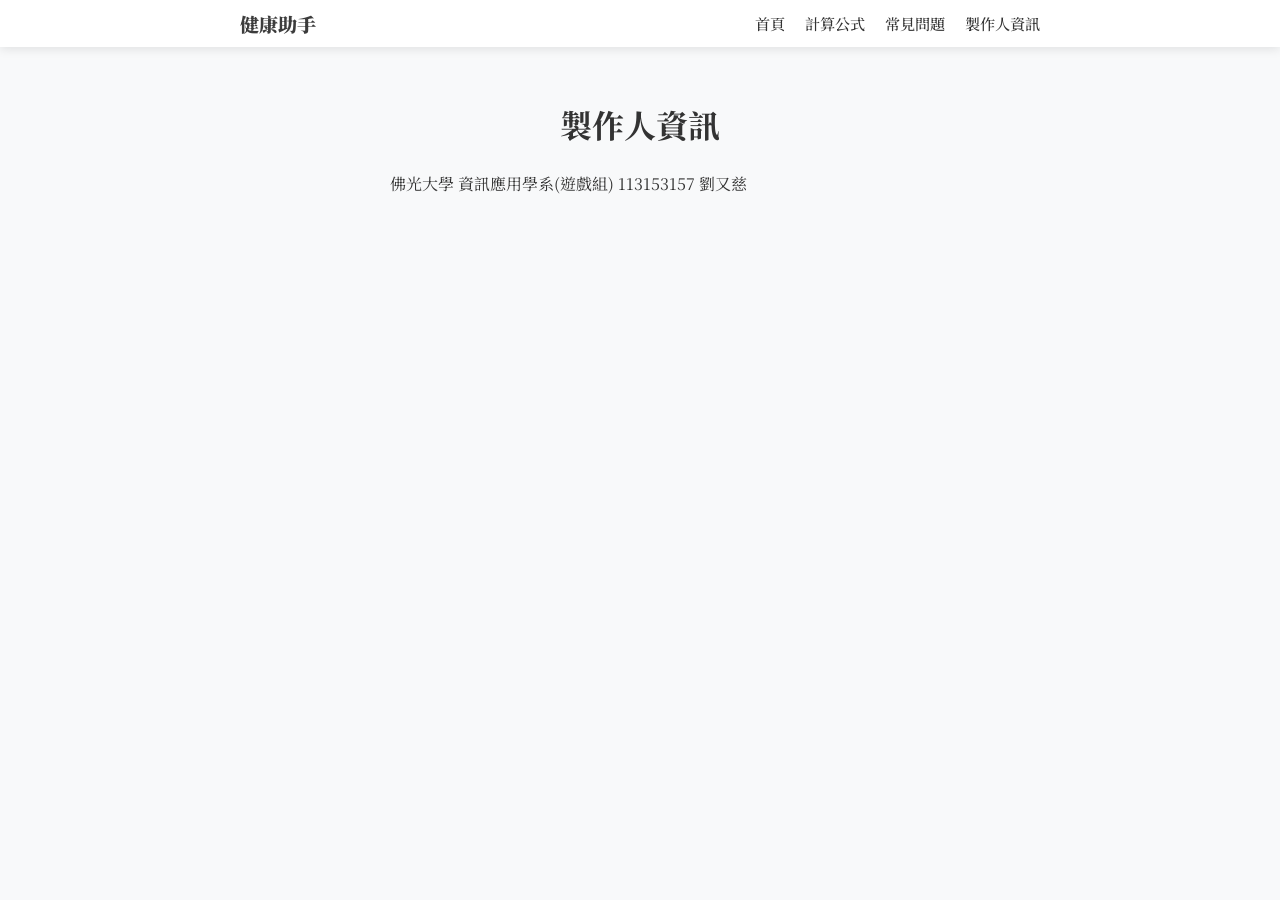
<file: about製作人資訊.html>
<!DOCTYPE html>
<html lang="zh-TW">
<head>
    <meta charset="UTF-8">
    <meta name="viewport" content="width=device-width, initial-scale=1.0">
    <title>製作人資訊 - 健康數據計算器</title>
    <link rel="stylesheet" href="健康數據計算器.css">
    <!-- Google Fonts (Noto Serif TC) -->
    <link rel="preconnect" href="https://fonts.googleapis.com">
    <link rel="preconnect" href="https://fonts.gstatic.com" crossorigin>
    <link href="https://fonts.googleapis.com/css2?family=Noto+Serif+TC:wght@400;700&display=swap" rel="stylesheet">
</head>
<canvas id="canvas-cursor"></canvas> <!--鼠標移動效果-->
<body>
    <!-- 頂部導覽列 -->
    <nav class="top-nav">
        <div class="nav-container">
            <div class="logo">健康助手</div>

            <div class="menu-toggle" id="mobile-menu">
                <span class="bar"></span>
                <span class="bar"></span>
                <span class="bar"></span>
            </div>
            
            <ul class="nav-links">
                <li><a href="index.html">首頁</a></li>
                <li><a href="formula計算公式.html" class="current">計算公式</a></li>
                <li><a href="faq常見問題.html">常見問題</a></li>
                <li><a href="about製作人資訊.html">製作人資訊</a></li>
            </ul>
        </div>
    </nav>
    <div class="container">
        <header class="page-header">
            <h1>製作人資訊</h1>
            <p>佛光大學 資訊應用學系(遊戲組) 113153157 劉又慈</p>
        </header>
    </div>
    <script src="健康數據計算器.js"></script>
</body>
</html>
</file>
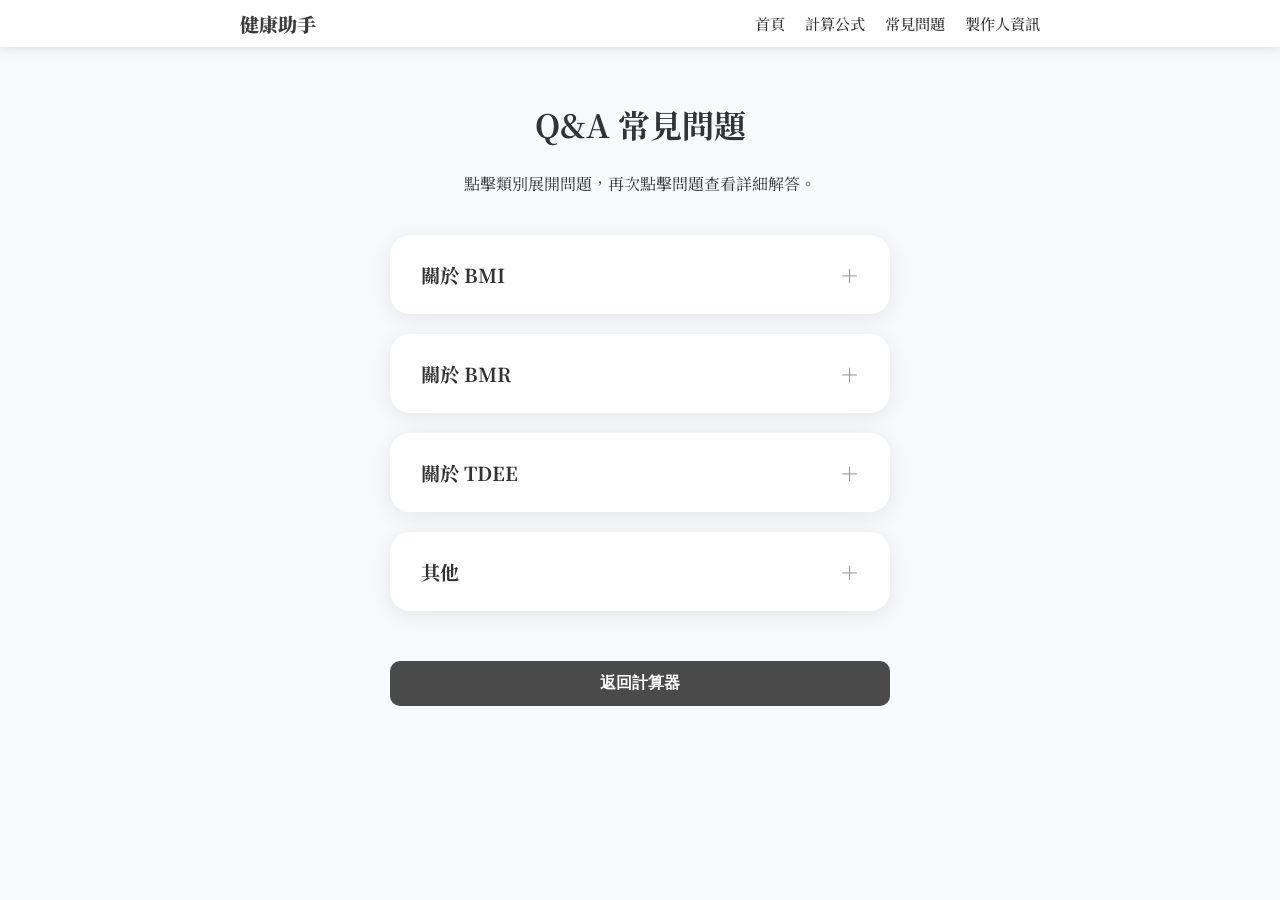
<file: faq常見問題.html>
<!DOCTYPE html>
<html lang="zh-TW">
<head>
    <meta charset="UTF-8">
    <meta name="viewport" content="width=device-width, initial-scale=1.0">
    <title>常見問題 - 健康數據計算器</title>
    <link rel="stylesheet" href="健康數據計算器.css">
    <link rel="preconnect" href="https://fonts.googleapis.com">
    <link rel="preconnect" href="https://fonts.gstatic.com" crossorigin>
    <link href="https://fonts.googleapis.com/css2?family=Noto+Serif+TC:wght@400;700&display=swap" rel="stylesheet">
</head>
<canvas id="canvas-cursor"></canvas> <!--鼠標移動效果-->
<body>
    <nav class="top-nav">
        <div class="nav-container">
            <div class="logo">健康助手</div>

            <div class="menu-toggle" id="mobile-menu">
                <span class="bar"></span>
                <span class="bar"></span>
                <span class="bar"></span>
            </div>

            <ul class="nav-links">
                <li><a href="index.html">首頁</a></li>
                <li><a href="formula計算公式.html">計算公式</a></li>
                <li><a href="faq常見問題.html" class="current">常見問題</a></li>
                <li><a href="about製作人資訊.html">製作人資訊</a></li>
            </ul>
        </div>
    </nav>

    <div class="container">
        <header class="page-header" style="text-align: center; margin-bottom: 40px;">
            <h1>Q&A 常見問題</h1>
            <p>點擊類別展開問題，再次點擊問題查看詳細解答。</p>
        </header>

        <!-- 分類：BMI -->
        <details class="faq-category-card">
            <summary class="category-title">關於 BMI</summary>
            <div class="faq-content">
                <div>
                    <details class="faq-item">
                        <summary class="faq-question">BMI正常就代表健康嗎？</summary>
                        <p class="faq-answer">不一定，BMI只能看體重、身高，但無法知道體脂率、肌肉量、內臟脂肪，例如健身者肌肉很多，BMI 可能偏高，但其實很健康。</p>
                    </details>
                    <details class="faq-item">
                        <summary class="faq-question">BMI很低一定很瘦嗎？</summary>
                        <p class="faq-answer">不一定。有些人肌肉量低，脂肪比例高，看起來不胖，但其實是「泡芙人」，這種狀況稱為隱性肥胖。</p>
                    </details>
                    <details class="faq-item">
                        <summary class="faq-question">為甚麼要注意BMI?</summary>
                        <p class="faq-answer">維持在健康範圍（18.5–24）能顯著降低患上許多慢性疾病的風險，包括心血管疾病（高血壓、中風、心臟病）、第2型糖尿病、代謝症候群、某些特定癌症、退化性關節炎...。</p>
                    </details>
                    <details class="faq-item">
                        <summary class="faq-question">如何維持健康的 BMI？</summary>
                        <p class="faq-answer">維持健康 BMI（Body Mass Index，身體質量指數）的核心，不是單純「變瘦」，而是讓「體脂、肌肉、生活習慣」維持平衡。</p>
                    </details>
                </div>
            </div>
        </details>

        <!-- 分類：BMR -->
        <details class="faq-category-card">
            <summary class="category-title">關於 BMR</summary>
            <div class="faq-content">
                <div>
                    <details class="faq-item">
                        <summary class="faq-question">為什麼每個人的BMR不同？</summary>
                        <p class="faq-answer">因為受到很多因素影響，例如性別、年齡、身高、體重、肌肉量，通常肌肉越多BMR越高，年紀越大BMR越低。</p>
                    </details>
                    <details class="faq-item">
                        <summary class="faq-question">BMR會下降嗎？</summary>
                        <p class="faq-answer">會。常見原因如年齡增加導致肌肉流失、長期節食使身體進入省電模式、缺乏運動導致肌肉量下降。</p>
                    </details>
                    <details class="faq-item">
                        <summary class="faq-question">如何提高BMR?</summary>
                        <p class="faq-answer">最有效的方法如增加肌肉量、重量訓練、補充足夠蛋白質、保持睡眠充足。</p>
                    </details>
                </div>
            </div>
        </details>

        <!-- 分類：TDEE -->
        <details class="faq-category-card">
            <summary class="category-title">關於 TDEE</summary>
            <div class="faq-content">
                <div>
                    <details class="faq-item">
                        <summary class="faq-question">TDEE是固定的嗎？</summary>
                        <p class="faq-answer">不是。可能會受到睡眠、工作型態、運動量、體重變化影響。</p>
                    </details>
                    <details class="faq-item">
                        <summary class="faq-question">TDEE是固定的嗎？</summary>
                        <p class="faq-answer">通常是。因為活動量增加，消耗就會增加，但也有例外如長期疲勞、過度訓練，可能讓身體降低其他消耗。</p>
                    </details>
                    <details class="faq-item">
                        <summary class="faq-question">為什麼我照TDEE吃還是沒瘦?</summary>
                        <p class="faq-answer">可能原因如活動量高估、攝取熱量低估、水分波動、睡眠與壓力影響。</p>
                    </details>
                </div>
            </div>
        </details>

        <!-- 分類：其他 -->
        <details class="faq-category-card">
            <summary class="category-title">其他</summary>
            <div class="faq-content">
                <div>
                    <details class="faq-item">
                        <summary class="faq-question">想減重該攝取多少熱量？</summary>
                        <p class="faq-answer">建議攝取量為：TDEE減去300至500大卡，但不得低於BMR。</p>
                    </details>
                    <details class="faq-item">
                        <summary class="faq-question">多久該重新測量一次？</summary>
                        <p class="faq-answer">建議每個月或體重變動超過 2 公斤時重新計算一次。</p>
                    </details>
                    <details class="faq-item">
                        <summary class="faq-question">少吃一定瘦更快嗎？</summary>
                        <p class="faq-answer">不是。吃太少可能造成掉肌肉、代謝下降、暴食反彈，通常建議每天赤字約300–500kcal。</p>
                    </details>
                    <details class="faq-item">
                        <summary class="faq-question">流汗越多＝燃脂越多？</summary>
                        <p class="faq-answer">不一定。流汗主要是身體散熱、水分流失，不代表脂肪燃燒更多。</p>
                    </details>
                    <details class="faq-item">
                        <summary class="faq-question">不吃澱粉比較容易瘦？</summary>
                        <p class="faq-answer">短期可能掉體重。因為肝醣下降→水分流失。但長期還是看總熱量跟飲食品質。</p>
                    </details>
                </div>
            </div>
        </details>

        <div class="actions" style="text-align: center; margin-top: 40px;">
            <button class="btn-back" onclick="location.href='index.html'">返回計算器</button>
        </div>
    </div>

    <script src="健康數據計算器.js"></script>
</body>
</html>
</file>
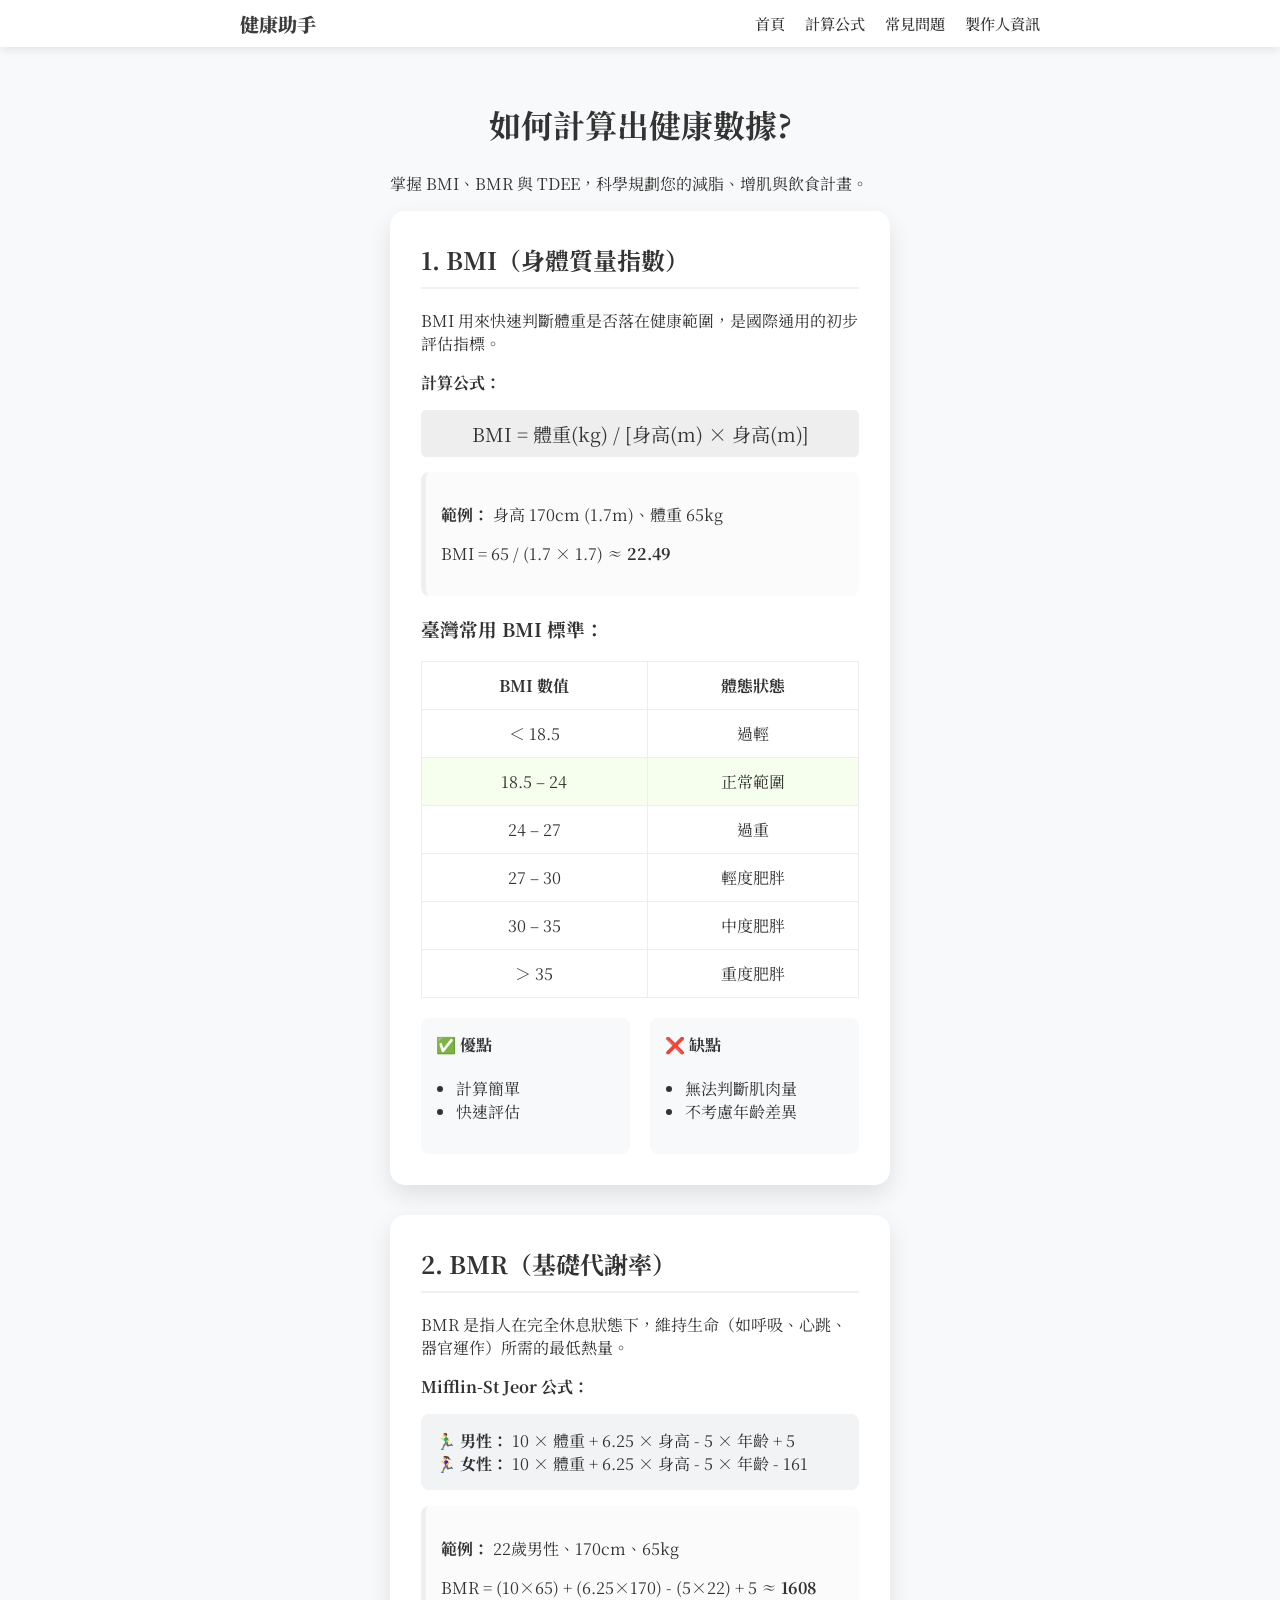
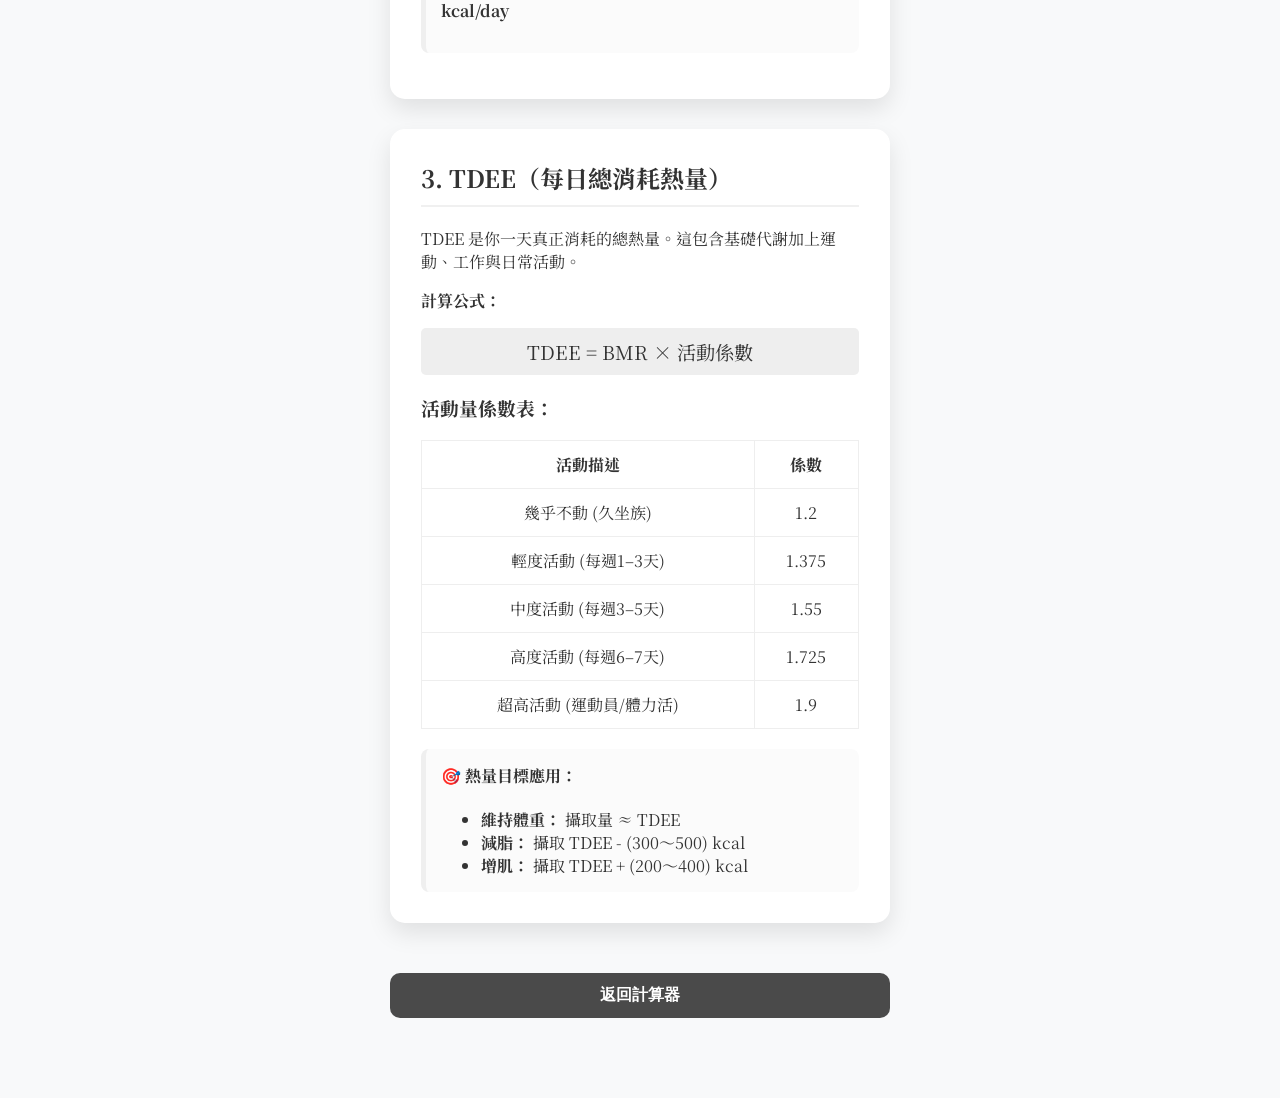
<file: formula計算公式.html>
<!DOCTYPE html>
<html lang="zh-TW">
<head>
    <meta charset="UTF-8">
    <meta name="viewport" content="width=device-width, initial-scale=1.0">
    <title>BMI/BMR/TDEE計算公式 - 健康數據計算器</title>
    
    <!-- 引入外部 CSS -->
    <link rel="stylesheet" href="健康數據計算器.css">
    
    <!-- Google Fonts (Noto Serif TC) -->
    <link rel="preconnect" href="https://fonts.googleapis.com">
    <link rel="preconnect" href="https://fonts.gstatic.com" crossorigin>
    <link href="https://fonts.googleapis.com/css2?family=Noto+Serif+TC:wght@400;700&display=swap" rel="stylesheet">
</head>
<canvas id="canvas-cursor"></canvas> <!--鼠標移動效果-->
<body>

    <!-- 頂部導覽列 -->
    <nav class="top-nav">
        <div class="nav-container">
            <div class="logo">健康助手</div>

            <div class="menu-toggle" id="mobile-menu">
                <span class="bar"></span>
                <span class="bar"></span>
                <span class="bar"></span>
            </div>
            
            <ul class="nav-links">
                <li><a href="index.html">首頁</a></li>
                <li><a href="formula計算公式.html" class="current">計算公式</a></li>
                <li><a href="faq常見問題.html">常見問題</a></li>
                <li><a href="about製作人資訊.html">製作人資訊</a></li>
            </ul>
        </div>
    </nav>

    <div class="container">
        <header class="page-header">
            <h1>如何計算出健康數據?</h1>
            <p>掌握 BMI、BMR 與 TDEE，科學規劃您的減脂、增肌與飲食計畫。</p>
        </header>

        <!-- 區塊 1: BMI -->
        <section class="formula-card">
            <h2 class="section-title">1. BMI（身體質量指數）</h2>
            <p>BMI 用來快速判斷體重是否落在健康範圍，是國際通用的初步評估指標。</p>
            
            <div class="formula-box">
                <p><strong>計算公式：</strong></p>
                <div class="math" style="text-align: center; font-size: 1.2rem; padding: 10px; background: #eee; border-radius: 5px;">
                    BMI = 體重(kg) / [身高(m) × 身高(m)]
                </div>
            </div>

            <div class="example-box" style="background: #fbfbfb; padding: 15px; border-radius: 8px; margin: 15px 0; border-left: 5px solid #efefef;">
                <p><strong>範例：</strong> 身高 170cm (1.7m)、體重 65kg</p>
                <p>BMI = 65 / (1.7 × 1.7) ≈ <strong>22.49</strong></p>
            </div>

            <h3>臺灣常用 BMI 標準：</h3>
            <table class="data-table">
                <thead>
                    <tr><th>BMI 數值</th><th>體態狀態</th></tr>
                </thead>
                <tbody>
                    <tr><td>＜ 18.5</td><td>過輕</td></tr>
                    <tr class="row-highlight"><td>18.5 – 24</td><td>正常範圍</td></tr>
                    <tr><td>24 – 27</td><td>過重</td></tr>
                    <tr><td>27 – 30</td><td>輕度肥胖</td></tr>
                    <tr><td>30 – 35</td><td>中度肥胖</td></tr>
                    <tr class="row-danger"><td>＞ 35</td><td>重度肥胖</td></tr>
                </tbody>
            </table>

            <div class="info-grid" style="display: flex; gap: 20px; margin-top: 20px;">
                <div class="info-item" style="flex: 1; background: #f8f9fa; padding: 15px; border-radius: 8px;">
                    <h4 style="margin-top: 0;">✅ 優點</h4>
                    <ul style="padding-left: 20px;"><li>計算簡單</li><li>快速評估</li></ul>
                </div>
                <div class="info-item" style="flex: 1; background: #f8f9fa; padding: 15px; border-radius: 8px;">
                    <h4 style="margin-top: 0;">❌ 缺點</h4>
                    <ul style="padding-left: 20px;"><li>無法判斷肌肉量</li><li>不考慮年齡差異</li></ul>
                </div>
            </div>
        </section>

        <!-- 區塊 2: BMR -->
        <section class="formula-card">
            <h2 class="section-title">2. BMR（基礎代謝率）</h2>
            <p>BMR 是指人在完全休息狀態下，維持生命（如呼吸、心跳、器官運作）所需的最低熱量。</p>
            
            <div class="formula-box">
                <p><strong>Mifflin-St Jeor 公式：</strong></p>
                <ul class="no-bullets" style="list-style: none; padding: 15px; background: #f1f3f5; border-radius: 8px;">
                    <li>🏃‍♂️ <strong>男性：</strong> 10 × 體重 + 6.25 × 身高 - 5 × 年齡 + 5</li>
                    <li>🏃‍♀️ <strong>女性：</strong> 10 × 體重 + 6.25 × 身高 - 5 × 年齡 - 161</li>
                </ul>
            </div>

            <div class="example-box" style="background: #fbfbfb; padding: 15px; border-radius: 8px; margin: 15px 0; border-left: 5px solid #efefef;">
                <p><strong>範例：</strong> 22歲男性、170cm、65kg</p>
                <p>BMR = (10×65) + (6.25×170) - (5×22) + 5 ≈ <strong>1608 kcal/day</strong></p>
            </div>
        </section>

        <!-- 區塊 3: TDEE -->
        <section class="formula-card">
            <h2 class="section-title">3. TDEE（每日總消耗熱量）</h2>
            <p>TDEE 是你一天真正消耗的總熱量。這包含基礎代謝加上運動、工作與日常活動。</p>
            
            <div class="formula-box">
                <p><strong>計算公式：</strong></p>
                <div class="math" style="text-align: center; font-size: 1.2rem; padding: 10px; background: #eee; border-radius: 5px;">
                    TDEE = BMR × 活動係數
                </div>
            </div>

            <h3>活動量係數表：</h3>
            <table class="data-table">
                <thead>
                    <tr><th>活動描述</th><th>係數</th></tr>
                </thead>
                <tbody>
                    <tr><td>幾乎不動 (久坐族)</td><td>1.2</td></tr>
                    <tr><td>輕度活動 (每週1–3天)</td><td>1.375</td></tr>
                    <tr><td>中度活動 (每週3–5天)</td><td>1.55</td></tr>
                    <tr><td>高度活動 (每週6–7天)</td><td>1.725</td></tr>
                    <tr><td>超高活動 (運動員/體力活)</td><td>1.9</td></tr>
                </tbody>
            </table>

            <div class="goal-box" style="background: #fbfbfb; padding: 15px; border-radius: 8px; margin-top: 20px; border-left: 5px solid #efefef;">
                <h4 style="margin-top: 0;">🎯 熱量目標應用：</h4>
                <ul style="margin-bottom: 0;">
                    <li><strong>維持體重：</strong> 攝取量 ≈ TDEE</li>
                    <li><strong>減脂：</strong> 攝取 TDEE - (300～500) kcal</li>
                    <li><strong>增肌：</strong> 攝取 TDEE + (200～400) kcal</li>
                </ul>
            </div>
        </section>

        <div class="actions" style="text-align: center; margin: 40px 0;">
            <button class="btn-back" onclick="location.href='index.html'">返回計算器</button>
        </div>
    </div>

    <!-- 引入外部 JS -->
    <script src="健康數據計算器.js"></script>
</body>
</html>
</file>
<file: 健康數據計算器.css>
@charset "UTF-8";

:root {
    --primary-color: #3c3c3c;
    --secondary-color: #8bdda6;
    --bg-color: #f8f9fa;
    --text-color: #333;
}
/* 頂部導覽列樣式 */
.top-nav {
    background-color: white;
    box-shadow: 0 2px 10px rgba(0,0,0,0.1);
    position: fixed; /* 固定在頂部 */
    top: 0;
    left: 0;
    width: 100%;
    z-index: 1000;
    padding: 10px 0;
}

.nav-container {
    max-width: 800px;
    margin: 0 auto;
    display: flex;
    justify-content: space-between;
    align-items: center;
    padding: 0 20px;
}

.logo {
    font-size: 1.2rem;
    font-weight: 900;
    color: var(--primary-color);
}

.nav-links {
    list-style: none;
    display: flex;
    gap: 20px;
    margin: 0;
    padding: 0;
}

.nav-links a {
    text-decoration: none;
    color: var(--text-color);
    font-weight: 500;
    transition: color 0.3s;
    font-size: 0.95rem;
}

.nav-links a:hover {
    color: var(--secondary-color);
}

/* 基礎設定 */
body {
    /* 這裡決定了全網頁的字體 */
    font-family: 'Noto Serif TC', serif;
    -webkit-font-smoothing: antialiased; /* 讓襯線字在螢幕上看起來更清晰 */
    background-color: var(--bg-color);
    color: var(--text-color);
    display: flex;
    justify-content: center;
    padding: 40px 20px;
    margin: 0;
    padding-top: 80px !important; 
    animation: pageFadeIn 0.6s ease-out forwards; /* 確保內容初始狀態稍微向下位移並透明 */
}

@keyframes pageFadeIn {
    from { 
        opacity: 0; 
        transform: translateY(20px); 
    }
    to { 
        opacity: 1; 
        transform: translateY(0); 
    }
}

/* 如果你希望標題看起來更有氣勢，可以單獨加強權重 */
h1, h2 {
    font-family: 'Noto Serif TC', serif;
    font-weight: 700;
}

.container {
    max-width: 500px;
    width: 100%;
}

h1 {
    text-align: center;
    color: var(--text-color);
    margin-bottom: 25px;
}

/* --- 選項切換選單 (Toggle Nav) --- */
.nav-toggle {
    display: flex;
    position: relative;
    width: 360px;
    height: 45px;
    background-color: #e0e0e0;
    border-radius: 50px;
    margin: 0 auto 35px;
    cursor: pointer;
    padding: 5px;
    box-sizing: border-box;
}

.nav-item {
    flex: 1;
    display: flex;
    justify-content: center;
    align-items: center;
    z-index: 2;
    font-weight: bold;
    color: #666;
    transition: color 0.3s;
}

.nav-item.active {
    color: white;
}

.slider {
    position: absolute;
    top: 5px;
    left: 5px;
    width: calc(33.33% - 5px);
    height: calc(100% - 10px);
    background-color: var(--primary-color);
    border-radius: 50px;
    transition: transform 0.3s cubic-bezier(0.68, -0.55, 0.265, 1.55);
    z-index: 1;
}

/* 導覽列位移邏輯 */
.nav-toggle.pos-0 .slider { transform: translateX(0); }
.nav-toggle.pos-1 .slider { transform: translateX(100%); }
.nav-toggle.pos-2 .slider { transform: translateX(200%); }

/* --- 頁面內容控制 --- */
.page-content {
    display: none;
}

.page-content.active {
    display: block;
    animation: fadeIn 0.4s ease;
}

@keyframes fadeIn {
    from { opacity: 0; transform: translateY(10px); }
    to { opacity: 1; transform: translateY(0); }
}

/* --- 卡片樣式 --- */
.calculator-card, .results-card {
    background: white;
    padding: 30px;
    border-radius: 15px;
    box-shadow: 0 10px 25px rgba(0,0,0,0.1);
    margin-bottom: 30px;
    transition: 0.3s;
    border: 1px solid transparent;
}

.calculator-card:hover, .results-card:hover {
    box-shadow: 0 15px 30px rgba(0,0,0,0.2);
    border: 1px solid var(--text-color); /* 滑鼠移入時的黑色細框 */
}

/* --- 輸入區域佈局 --- */
.input-row {
    display: flex;
    align-items: center;
    margin-bottom: 20px;
}

.input-row label {
    width: 110px;
    flex-shrink: 0;
    font-weight: bold;
    color: #555;
}

input[type="number"], select, textarea {
    flex-grow: 1;
    padding: 10px;
    border: 1px solid #ddd;
    border-radius: 6px;
    font-size: 14px;
    transition: border 0.3s;
}

input:focus, select:focus, textarea:focus {
    border-color: var(--primary-color);
    outline: none;
}

/* 性別選擇特別樣式 */
.radio-group {
    display: flex;
    gap: 20px;
    align-items: center;
}

.radio-option {
    display: flex;
    align-items: center;
    gap: 8px;
    cursor: pointer;
}

.radio-option input[type="radio"] {
    width: 18px;
    height: 18px;
    margin: 0;
}

.radio-option label {
    width: auto !important;
    font-weight: normal;
}

/* --- 按鈕樣式 --- */
button {
    width: 100%;
    background-color: #f0f0f0;
    color: #555;
    border: 1px solid #ccc;
    padding: 12px;
    border-radius: 8px;
    cursor: pointer;
    font-size: 16px;
    font-weight: bold;
    transition: 0.3s;
    margin-top: 10px;
}

button:hover {
    background-color: var(--primary-color);
    color: white;
    border-color: var(--primary-color);
}

/* --- 結果顯示樣式 --- */
.result-item {
    display: flex;
    justify-content: space-between;
    margin: 15px 0;
    font-size: 16px;
}

.highlight {
    color: var(--primary-color);
    font-size: 1.2rem;
    border-top: 1px solid #eee;
    padding-top: 15px;
    font-weight: bold;
}

#bmi-status {
    text-align: center;
    font-weight: bold;
    margin-top: 15px;
    color: var(--primary-color);
}

/* --- 數據紀錄項目樣式 --- */
.record-item {
    display: flex;
    flex-direction: column;
    padding: 20px;
    background-color: #fafafa;
    border: 1px solid #eee;
    border-radius: 12px;
    margin-bottom: 15px;
    box-shadow: 0 2px 5px rgba(0,0,0,0.05);
}

.record-info {
    width: 100%;
    line-height: 1.4;
}

/* 備註顯示盒 */
.note-container {
    margin-top: 12px;
    padding: 10px 15px;
    background: #f0f4f8;
    border-radius: 8px;
    border-left: 4px solid var(--primary-color);
    cursor: pointer;
    transition: background 0.2s;
    box-sizing: border-box;
    width: 100%;
}

.note-text {
    display: block;
    font-size: 0.85rem;
    color: #444;
    white-space: nowrap;
    overflow: hidden;
    text-overflow: ellipsis;
}

/* 展開狀態 */
.note-container.expanded .note-text {
    white-space: normal;
    word-break: break-all;
}

/* 紀錄下方的按鈕群組 */
.record-actions {
    display: flex;
    gap: 10px;
    margin-top: 15px;
    border-top: 1px solid #f0f0f0;
    padding-top: 12px;
}

.delete-btn {
    flex: 1;
    padding: 8px;
    font-size: 0.85rem;
    border-radius: 6px;
    border: none;
    color: white;
    background-color: #ff4d4f; /* 刪除按鈕維持紅色 */
    cursor: pointer;
}

.btn-edit {
    background-color: #6c757d; /* 編輯按鈕設定為灰色 */
}

/*計算公式 */
.formula-card {
    background: white;
    padding: 30px;
    border-radius: 15px;
    box-shadow: 0 10px 25px rgba(0,0,0,0.1);
    margin-bottom: 30px;
    transition: 0.3s;
    border: 1px solid transparent;
}

.formula-card:hover {
    box-shadow: 0 15px 30px rgba(0,0,0,0.2);
    border: 1px solid var(--text-color); /* 滑鼠移入時的黑色細框 */
}

/* 標題樣式 */
.section-title {
    color: #333;
    font-size: 1.5rem;
    margin-top: 0;
    border-bottom: 2px solid #f0f0f0;
    padding-bottom: 10px;
    margin-bottom: 20px;
}

/* 表格樣式優化 */
.data-table {
    width: 100%;
    border-collapse: collapse;
    margin: 10px 0;
}

.data-table th, .data-table td {
    padding: 12px;
    border: 1px solid #eee;
    text-align: center;
}

.row-highlight {
    background-color: #f6ffed; /* 正常範圍的淡綠色 */
}

/* 返回按鈕樣式 */
.btn-back {
    background-color: #4a4a4a;
    color: white;
    border: none;
    padding: 12px 30px;
    border-radius: 10px;
    cursor: pointer;
    font-size: 1rem;
    transition: 0.3s;
}

.btn-back:hover {
    background-color: #333;
}

/* FAQ 專屬樣式 */
.faq-category-card {
    background: white;
    border-radius: 20px;
    box-shadow: 0 4px 20px rgba(0,0,0,0.08);
    margin-bottom: 20px;
    overflow: hidden;
    transition: all 0.3s ease;
    border: 1px solid transparent;
}

.faq-category-card:hover {
    border: 1px solid #ddd;
}

.category-title {
    padding: 25px 30px;
    font-size: 1.2rem;
    font-weight: bold;
    cursor: pointer;
    list-style: none;
    display: flex;
    justify-content: space-between;
    align-items: center;
    outline: none;
    user-select: none; /* 防止頻繁點擊時選取到文字 */
}

.category-title::after {
    content: "＋";
    color: #888;
    transition: 0.3s;
}

.faq-category-card[open] .category-title::after {
    content: "－";
    transform: rotate(90deg);
}

/* 問題容器：處理問題過多的情況 */
.faq-content {
    padding-left: 30px;
    padding-right: 30px;
    border-top: 1px solid #f5f5f5;
    /* 移除 max-height 和 overflow-y，改交給 grid 動畫處理 */
    transition: grid-template-rows 0.3s ease-in-out, padding 0.3s ease;
}

/* 客製化捲軸樣式 */
.faq-content::-webkit-scrollbar {
    width: 6px;
}
.faq-content::-webkit-scrollbar-thumb {
    background: #eee;
    border-radius: 10px;
}

.faq-item {
    border-bottom: 1px solid #f9f9f9;
    padding: 5px 0;
}

.faq-question {
    padding: 15px 10px;
    font-weight: 500;
    cursor: pointer;
    list-style: none;
    color: #444;
    display: flex;
    align-items: center;
}

.faq-question::before {
    content: "●";
    color: var(--secondary-color);
    font-size: 0.8rem;
    margin-right: 12px;
}

.faq-answer {
    padding: 15px 20px;
    background-color: #f8f9fa;
    border-radius: 10px;
    font-size: 0.95rem;
    line-height: 1.6;
    color: #666;
    margin: 5px 0 15px 10px;
}

/* --- FAQ 動畫整合區 --- */

/* 1. 旋轉圖示控制 */
.category-title::after {
    content: "＋";
    transition: transform 0.3s ease;
}

/* 當開啟或正在關閉時的旋轉狀態 */
.faq-category-card[open] .category-title::after {
    content: "＋"; /* 統一用 ＋ 號透過旋轉變 ✕ 或保持旋轉感 */
    transform: rotate(45deg); 
    color: var(--primary-color);
}

/* 2. 內容滑動核心 */
.faq-category-card .faq-content, 
.faq-item .faq-answer {
    display: grid;
    grid-template-rows: 0fr;
    transition: grid-template-rows 0.3s ease-in-out, padding 0.3s ease, opacity 0.2s;
    overflow: hidden;
    opacity: 0; /* 關閉時透明度 0 */
}

.faq-category-card[open] > .faq-content,
.faq-item[open] > .faq-answer {
    grid-template-rows: 1fr;
    padding-bottom: 25px;
    opacity: 1; /* 打開時透明度 1 */
}

/* 3. 內部包覆層 (一定要有這層 div 動畫才會跑) */
.faq-content > div, 
.faq-answer > div {
    min-height: 0;
}
/* 徹底隱藏 Firefox 與 Chrome 的預設箭頭 */
summary {
    list-style: none;
}
summary::-webkit-details-marker {
    display: none;
}

/* 修正：處理關閉動畫時的高度收縮 */
.collapsing > .faq-content,
.collapsing > .faq-answer {
    grid-template-rows: 0fr !important;
    padding-top: 0 !important;
    padding-bottom: 0 !important;
    opacity: 0 !important;
    transition: all 0.3s ease-in-out;
}

/* 修正：旋轉圖示在關閉中也應該轉回來 */
.collapsing .category-title::after {
    transform: rotate(0deg) !important;
}

/* 稍微加強展開後的區隔感 */
.faq-category-card[open] .category-title {
    background-color: #fcfcfc;
    border-bottom: 1px solid #f0f0f0;
}

/* 確保問題列點擊時不會有藍色外框 */
.faq-item summary {
    outline: none;
    -webkit-tap-highlight-color: transparent;
}

/*鼠標移動時效果*/
#canvas-cursor {
    position: fixed;
    top: 0;
    left: 0;
    pointer-events: none; /* 確保不影響點擊按鈕 */
    z-index: 10000;
}

/* --- 響應式導覽列樣式 --- */

/* 預設隱藏漢堡按鈕 */
.menu-toggle {
    display: none;
    flex-direction: column;
    cursor: pointer;
}

.bar {
    width: 25px;
    height: 3px;
    background-color: var(--primary-color);
    margin: 4px 0;
    transition: 0.4s;
    border-radius: 3px;
}

/* 當螢幕小於 768px 時觸發 */
@media screen and (max-width: 768px) {
    .menu-toggle {
        display: flex;
        z-index: 1001;
    }

    .nav-links {
        position: fixed;
        right: -100%; /* 預設在右邊螢幕外 */
        top: 60px;    /* 導覽列的高度 */
        flex-direction: column;
        background-color: white;
        width: 100%;
        text-align: center;
        transition: 0.3s;
        box-shadow: 0 10px 10px rgba(0,0,0,0.05);
        gap: 0;
        padding: 20px 0;
    }

    .nav-links.active {
        right: 0; /* 點擊後滑入螢幕 */
    }

    .nav-links li {
        margin: 15px 0;
    }

    /* 漢堡按鈕變成 X 的動畫效果 */
    .menu-toggle.is-active .bar:nth-child(2) {
        opacity: 0;
    }
    .menu-toggle.is-active .bar:nth-child(1) {
        transform: translateY(11px) rotate(45deg);
    }
    .menu-toggle.is-active .bar:nth-child(3) {
        transform: translateY(-11px) rotate(-45deg);
    }
}
</file>
